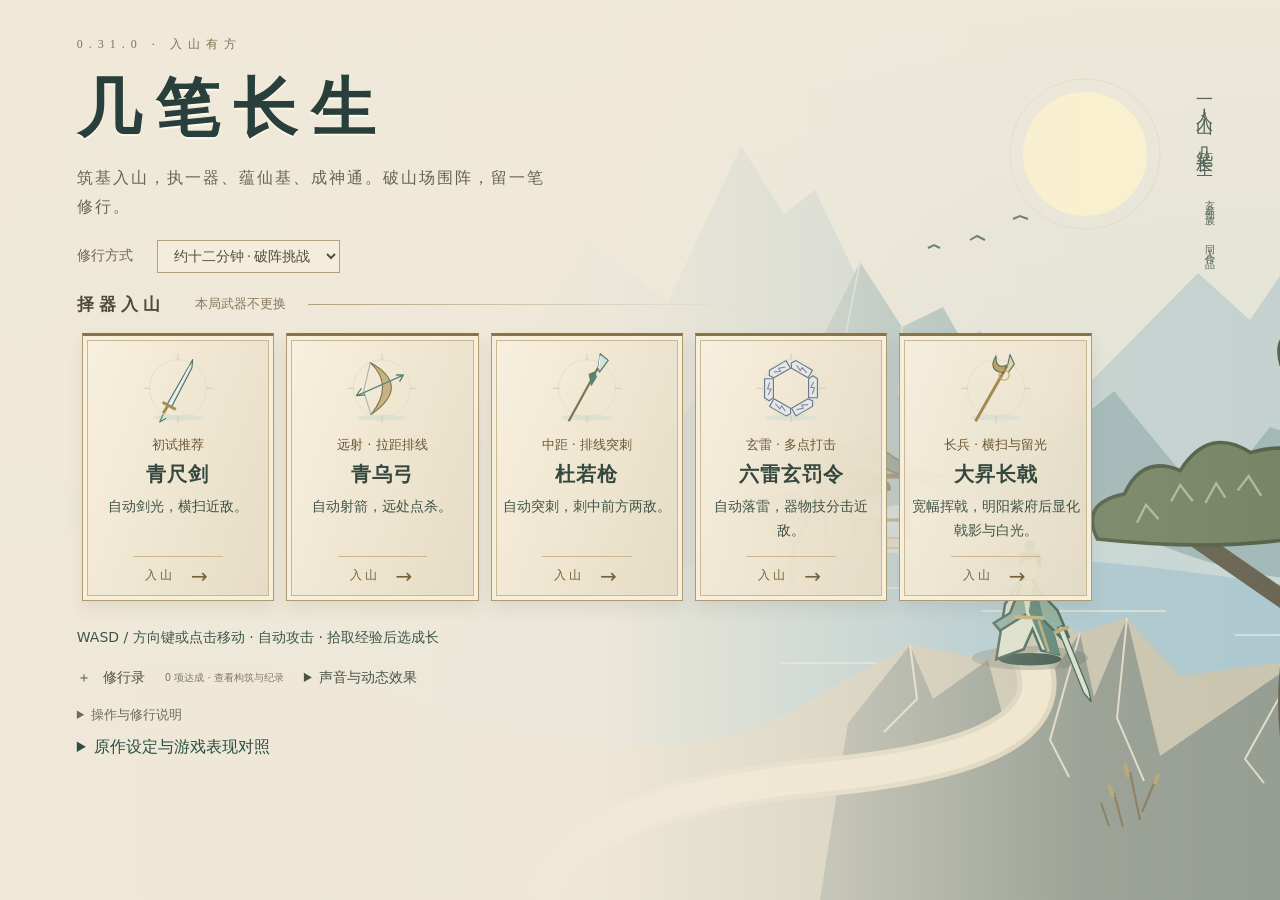
<file: index.html>
<!doctype html><html lang="zh-CN"><head><meta charset="utf-8"><meta name="viewport" content="width=device-width,initial-scale=1"><title>玄鉴仙族 · 几笔长生</title><style id="bootStyle">html{background:#f1ead9}body.booting> :not(#bootScreen){visibility:hidden!important}#bootScreen{position:fixed;inset:0;z-index:2147483647;display:flex;flex-direction:column;align-items:center;justify-content:center;gap:20px;background:#f1ead9;color:#304b40;text-align:center;font-family:system-ui,-apple-system,'PingFang SC',sans-serif}#bootScreen strong{font-family:serif;font-size:34px;letter-spacing:8px;font-weight:500}#bootScreen p{margin:0;font-size:14px;line-height:1.8;color:#6d725e}#bootScreen button{font:14px system-ui;padding:10px 18px;border:1px solid #988558;background:transparent;color:#304b40;cursor:pointer}#bootScreen button[hidden]{display:none}#bootScreen:before{content:'';width:34px;height:1px;background:#988558}</style><link rel="stylesheet" href="styles/style.css?v=0.31.0"><link rel="stylesheet" href="styles/game-finish.css?v=0.31.0"><link rel="stylesheet" href="styles/experience.css?v=0.31.0"></head><body class="booting">
<div id="bootScreen" role="status" aria-live="polite"><strong>几笔长生</strong><p id="bootMessage">山场将启 · 正在载入</p><button id="bootRetry" hidden>重新载入</button></div>
<script>
(function(){let finished=false;const message=document.getElementById('bootMessage'),retry=document.getElementById('bootRetry');
function fail(){if(finished)return;message.textContent='暂未进入山场，请重新载入。';retry.hidden=false;}
function onError(e){if(e instanceof ErrorEvent||e.target?.tagName==='SCRIPT'||e.target?.tagName==='LINK')fail();}
const timer=setTimeout(()=>{if(!finished){message.textContent='载入稍慢，请稍候，或重新载入。';retry.hidden=false;}},12000);
retry.onclick=()=>location.reload();addEventListener('error',onError,true);
window.XJBoot={ready(){if(finished)return;finished=true;clearTimeout(timer);removeEventListener('error',onError,true);document.body.classList.remove('booting');document.getElementById('bootScreen').remove();document.getElementById('bootStyle').remove();}};
})();
</script>
<div id="game" aria-label="玄鉴仙族火柴人幸存者战场"></div>
<header><div id="portraitSlot" aria-hidden="true"></div><h1>几笔长生 <span>玄鉴仙族 · 青白山场 · 0.31.0</span></h1><div id="bars"><div><label>气血 <b id="hpText">100 / 100</b></label><i><em id="hpBar"></em></i></div><div><label>法力 <b id="mpText">100 / 100</b></label><i><em id="mpBar"></em></i></div></div></header>
<aside id="topRight"><div id="clock">00:00 <small>第 1 波</small></div><div id="objective">约十二分钟 · 破阵而归</div><div id="stats">击杀 0 · 精英 0 · 首领 0</div><nav><button id="book">神通谱 <kbd>Tab</kbd></button><button id="pause">暂停 <kbd>P</kbd></button><button id="mute" aria-pressed="false">音效 · 开 <kbd>M</kbd></button></nav><div id="fieldEvent" aria-label="限时山场机缘" hidden></div></aside>
<div id="notice" role="status"></div><div id="bossbar" hidden><label></label><i><em></em></i></div>
<aside id="skillFeedback" aria-label="神通实时反馈" hidden></aside><footer><div id="loadout"><div id="skillChips"></div><div id="resources">武器未选 · 尚未受箓</div></div><div class="footline"><div id="actions"></div><span id="help">WASD / 方向键移动 · 点击地面移动</span></div><div id="experience"><em></em><span>1 级 · 拾取经验</span></div></footer>
<div id="overlay" class="overlay"><section id="panel"></section></div>
<script src="vendor/phaser.min.js"></script><script src="scripts/engine.js?v=0.31.0"></script><script src="scripts/dao-data.js?v=0.31.0"></script><script src="scripts/run-systems.js?v=0.31.0"></script><script src="scripts/content.js?v=0.31.0"></script><script src="scripts/fruit-active.js?v=0.31.0"></script><script src="scripts/medicine.js?v=0.31.0"></script><script src="scripts/cultivation.js?v=0.31.0"></script><script src="scripts/dao-expansion.js?v=0.31.0"></script><script src="scripts/dasheng.js?v=0.31.0"></script><script src="scripts/medicine-art.js?v=0.31.0"></script><script src="scripts/field-event.js?v=0.31.0"></script><script src="scripts/playability-ui.js?v=0.31.0"></script><script src="scripts/art.js?v=0.31.0"></script><script src="scripts/lore.js?v=0.31.0"></script><script src="scripts/feedback.js?v=0.31.0"></script><script src="scripts/expansion-art.js?v=0.31.0"></script><script src="scripts/new-lore-art.js?v=0.31.0"></script><script src="scripts/fruit-art.js?v=0.31.0"></script><script src="scripts/motion.js?v=0.31.0"></script><script src="scripts/field-art.js?v=0.31.0"></script><script src="scripts/preferences.js?v=0.31.0"></script><script src="scripts/weapon-audio.js?v=0.31.0"></script><script src="scripts/roster-art.js?v=0.31.0"></script><script src="scripts/archive.js?v=0.31.0"></script><script src="scripts/journal-ui.js?v=0.31.0"></script><script src="scripts/danger-art.js?v=0.31.0"></script><script src="scripts/ui-art.js?v=0.31.0"></script><script src="scripts/s-grade-art.js?v=0.31.0"></script><script src="scripts/experience-ui.js?v=0.31.0"></script><script src="scripts/clear-art.js?v=0.31.0"></script><script src="scripts/guide.js?v=0.31.0"></script><script src="scripts/dao-art.js?v=0.31.0"></script><script src="scripts/game.js?v=0.31.0"></script>
</body></html>
</file>
<file: styles/style.css>
*{box-sizing:border-box}html,body{margin:0;width:100%;height:100%;overflow:hidden;background:#f2f3ef;color:#303436;font-family:system-ui,-apple-system,'PingFang SC',sans-serif}button{font:inherit;color:inherit;cursor:pointer;background:#fafbf8;border:1px solid #d6dad4;border-radius:6px;padding:9px 13px;transition:background .14s}button:hover{background:#fff;border-color:#7d8881}button:focus-visible{outline:2px solid #3282a4;outline-offset:3px}button:disabled{opacity:.4;cursor:default}kbd{font:10px system-ui;color:#959b95;margin-left:7px}#game{position:fixed;inset:0}canvas{display:block}header{position:fixed;top:23px;left:29px;pointer-events:none}h1{margin:0 0 16px;font-size:19px;letter-spacing:4px;font-weight:600}h1 span{font-size:10px;letter-spacing:1px;display:block;margin-top:7px;color:#89918a;font-weight:400}#bars{display:flex;gap:16px;width:290px}#bars>div{width:50%}label{display:block;font-size:10px;color:#7c857e}label b{font-size:10px;font-weight:400;float:right;font-variant-numeric:tabular-nums}i{display:block;background:#dfe3dc;height:4px;margin-top:5px;font-style:normal}#bars em,#bossbar em,#experience em{display:block;height:100%;background:#596b61;width:100%;transition:width .1s}#mpBar{background:#6993a5}#hpBar{background:#596b61}#topRight{position:fixed;top:23px;right:29px;text-align:right}#clock{font-size:25px;font-variant-numeric:tabular-nums;letter-spacing:1px}small{font-size:11px;color:#7f8980;letter-spacing:0;margin-left:8px}#stats{font-size:10px;color:#939b93;margin:4px 0 15px}nav{display:flex;gap:6px}nav button{font-size:11px;padding:7px 10px;background:#f7f8f3ce}footer{position:fixed;left:29px;right:29px;bottom:22px;pointer-events:none}#loadout{font-size:11px;max-width:900px}#skillChips{display:flex;flex-wrap:wrap;gap:5px;margin-bottom:8px;max-width:650px}.chip{border-bottom:2px solid #b7bbae;background:#f4f5f1dd;padding:4px 7px}.chip.sun{border-color:#c8b671}.chip.earth{border-color:#aaa49a}#resources{color:#7b847c;font-size:10px;background:#f2f3efcc;display:inline;padding:3px 0}.footline{display:flex;justify-content:space-between;align-items:end;margin:12px 0 10px;gap:15px}#actions{display:flex;gap:6px;pointer-events:auto}#actions button{font-size:11px;padding:8px 12px;background:#f7f8f2e8}#help{font-size:10px;color:#8b958b;background:#f2f3efc9;padding:5px}#experience{position:relative;height:5px;background:#dce2d7}#experience em{background:#b3a374}#experience span{position:absolute;right:0;bottom:9px;font-size:10px;color:#8d967f}#notice{position:fixed;top:145px;left:50%;transform:translateX(-50%);font-size:12px;letter-spacing:1px;color:#616c61;pointer-events:none;background:#f4f5efdc;padding:8px 15px;border-radius:4px;max-width:70%;text-align:center;opacity:0;transition:opacity .2s}#notice.show{opacity:1}#bossbar{position:fixed;width:270px;top:25px;left:50%;transform:translateX(-50%)}#bossbar i{height:3px}#bossbar em{background:#a86556}#bossbar label{text-align:center;font-size:10px}.overlay{position:fixed;inset:0;background:#eef0e8a6;backdrop-filter:blur(5px);display:flex;align-items:center;justify-content:center;padding:30px}.overlay[hidden]{display:none}#panel{width:min(780px,100%);max-height:88vh;overflow:auto;background:#f8f9f5f5;border:1px solid #d9dfd4;border-radius:10px;padding:35px 38px;box-shadow:0 15px 65px #3444320b}.eyebrow{font-size:10px;letter-spacing:3px;color:#98a08f;text-transform:uppercase}h2{font-size:29px;font-weight:500;letter-spacing:5px;margin:12px 0 13px}p{font-size:12px;line-height:1.9;color:#828c80;margin:10px 0 20px}.cards{display:grid;grid-template-columns:repeat(3,1fr);gap:12px;margin:25px 0 20px}.cards.two{grid-template-columns:repeat(2,1fr)}.card{text-align:left;display:flex;flex-direction:column;gap:12px;min-height:208px;padding:22px 19px;background:#fdfefb;border:1px solid #d9dfd4}.card strong{font-size:20px;letter-spacing:2px;font-weight:500}.card small{margin:0;color:#a29461;font-size:10px}.card .desc{font-size:11px;color:#798276;line-height:1.85;flex:1}.card .pick{font-size:10px;letter-spacing:1px;color:#8e9985;padding-top:11px;border-top:1px solid #e7ebe2}.toolbar{display:flex;gap:8px;justify-content:space-between;align-items:center;margin-top:23px}.toolbar button{font-size:11px}.muted{font-size:10px;color:#98a18f}.primary{background:#495a4d;color:#fff;border-color:#495a4d}.primary:hover{background:#38463c;color:#fff}input{font:11px system-ui;background:transparent;border:0;border-bottom:1px solid #d7dece;color:#7c8873;padding:5px;width:125px}.bookrow{display:flex;align-items:center;gap:12px;border-top:1px solid #e0e6d8;padding:12px 0}.bookrow strong{font-size:12px;min-width:85px;font-weight:500}.bookrow span{font-size:11px;color:#7e8b78;line-height:1.6}.recipe{display:flex;flex-wrap:wrap;gap:8px;margin:15px 0}.recipe span{font-size:11px;padding:7px;border:1px solid #dce2d4;color:#9ba591}.recipe .got{background:#e8ebdf;color:#687653;border-color:#b0bc9f}.score{display:grid;grid-template-columns:repeat(4,1fr);gap:20px;margin:25px 0}.score b{display:block;font-size:24px;font-weight:400;color:#4b5d48;font-variant-numeric:tabular-nums}.score span{font-size:10px;color:#8b9781}.fineprint{font-size:10px;color:#9ca393;line-height:1.7}.link{color:#7b8b6c;font-size:11px}.figureIcon{height:60px;width:60px;display:block;margin-bottom:8px}#panel::-webkit-scrollbar{width:4px}#panel::-webkit-scrollbar-thumb{background:#bcc5b2}@media(max-width:850px){header{left:18px;top:18px}#topRight{right:18px;top:18px}#bars{width:220px;gap:10px}h1{font-size:17px}#bossbar{top:128px;width:210px}#notice{top:161px}footer{left:18px;right:18px;bottom:16px}.footline{align-items:start}#help{max-width:150px;line-height:1.8}#panel{padding:23px}.cards{gap:8px}.card{padding:16px 12px}.card strong{font-size:17px}}@media(max-width:600px){.cards{grid-template-columns:1fr}.card{min-height:100px;gap:5px}.cards.two{grid-template-columns:1fr}.overlay{padding:14px}h2{font-size:23px}h1 span{font-size:8px}nav kbd{display:none}nav button{padding:6px}#clock{font-size:21px}#bars{width:185px}#actions{flex-wrap:wrap}#help{display:none}.score{gap:10px}.score b{font-size:20px}#skillChips{max-width:350px}.chip{font-size:9px}}

/* Expanded catalog stays at the edges; no change to figure scale or battlefield. */
.itemcards .card,.giftcards .card{min-height:172px;padding:15px 13px;gap:8px}.itemcards .card strong,.giftcards .card strong{font-size:17px;letter-spacing:1px}.bookdetail{border-top:1px solid #dfe4da;padding:12px 0}.bookdetail summary{cursor:pointer;font-size:12px}.bookdetail summary strong{font-weight:500;display:inline-block;min-width:110px}.bookdetail summary span{font-size:10px;color:#8c967f}.bookdetail p{font-size:11px;margin:10px 0;line-height:1.85}.bookdetail b{font-weight:500;color:#616c5c}h3{font-size:14px;letter-spacing:3px;font-weight:500;margin:24px 0 12px}

.upgrade-detail{display:block;margin:12px 0 6px;padding-top:10px;border-top:1px solid #d8ddd4;color:#47645a;font-size:12px;line-height:1.7}

.guide-body{font-size:14px;line-height:1.85;overflow-wrap:anywhere}.guide-body h1{font-size:24px;position:static}.guide-body h2{font-size:21px;margin-top:30px}.guide-body h3{font-size:17px}.guide-body p{max-width:none}.guide-body li{margin-bottom:8px}.guide-body a{color:#526c60;text-decoration:underline}.guide-table{overflow:auto}.guide-body table{border-collapse:collapse;width:100%;font-size:13px}.guide-body th,.guide-body td{border:1px solid #d4dacf;padding:10px;text-align:left;min-width:100px;vertical-align:top}.guide-toolbar{position:sticky;top:0;background:#f7f8f3;z-index:1;padding:10px 0}.guide-toolbar h2{font-size:20px;margin:0}

.choice-build{display:grid;grid-template-columns:1fr 1fr;gap:12px 24px;padding:15px 0 18px;margin:0 0 20px;border-top:1px solid #d8ddd4;border-bottom:1px solid #d8ddd4;font-size:12px}.choice-build b{font-weight:500;color:#576456}.build-chips{display:flex;flex-wrap:wrap;gap:6px;margin-top:9px}.build-chips>span{padding:4px 8px;background:#eef1e9;color:#50614e;border:1px solid #d9e0d2;font-size:11px;line-height:1.5}.build-chips em{display:inline;font-style:normal;color:#798473;margin-left:4px}.build-chips small{color:#879080}.build-fruit{margin-top:9px}.build-fruit-title{display:flex;justify-content:space-between;gap:12px}.build-fruit-title strong{font-weight:500;color:#52684c}.choice-build p{font-size:11px;line-height:1.7;margin:5px 0;color:#77816f}.choice-build summary{cursor:pointer;font-size:11px;color:#74806e}.build-unowned{grid-column:1/-1}.choice-fruit-hint{display:block;font-size:11px;line-height:1.6;color:#617451;padding:6px 0}.choice-build details[open]>summary{margin-bottom:8px}@media(max-width:650px){.choice-build{grid-template-columns:1fr;gap:12px}}

.path-groups{display:grid;grid-template-columns:1fr 1fr;gap:26px;margin-top:24px}.path-group{min-width:0;border-top:2px solid #bcc9b5;padding-top:14px}.path-heading{display:flex;align-items:center;justify-content:space-between;gap:12px}.path-heading h3{margin:0;font-size:18px;letter-spacing:1px}.path-heading>span{font-size:12px;color:#617356;white-space:nowrap}.path-style{font-size:12px!important;color:#68785f!important;margin:9px 0!important}.path-missing{font-size:11px!important;line-height:1.7!important;margin:6px 0!important}.path-effect{margin:12px 0 16px;font-size:12px;color:#64745b}.path-effect summary{cursor:pointer}.path-effect p,.book-section-note{font-size:12px!important;line-height:1.8!important}.path-group .bookdetail summary{display:flex;align-items:center;gap:10px}.path-group .bookdetail summary:before{content:'▸';font-size:10px}.path-group .bookdetail[open] summary:before{content:'▾'}.path-group .bookdetail summary strong{min-width:0;flex:1}.path-group .bookdetail summary span{white-space:nowrap}@media(max-width:720px){.path-groups{grid-template-columns:1fr}}

.giftcards{grid-template-columns:repeat(2,minmax(0,1fr))}@media(max-width:600px){.giftcards{grid-template-columns:1fr}}

.guide-link{display:inline-block;color:#63765e;font:inherit;font-size:11px;line-height:1.5;text-decoration:none;padding:9px 13px;border:1px solid #d6dad4;border-radius:6px;background:#fafbf8}.guide-link:hover{background:#fff;border-color:#7d8881}.guide-link:focus-visible{outline:2px solid #3282a4;outline-offset:3px}

.skill-grade{display:inline-block;font-size:12px;line-height:1.5;font-weight:700;letter-spacing:.03em;padding:1px 6px;margin-right:8px;border:1px solid currentColor;vertical-align:middle;border-radius:3px;white-space:nowrap}.grade-s{color:#91722e;background:#f6f0df}.grade-a{color:#526e79;background:#edf2f3}.grade-b{color:#647363;background:#eef1eb}.card strong .skill-grade{font-size:14px}.build-chips .skill-grade{margin:0 5px 0 0;padding:0 4px}

#skillFeedback{position:fixed;right:22px;top:190px;width:265px;max-height:42vh;overflow:hidden;pointer-events:none;font-size:12px;color:#536057;z-index:3}#skillFeedback[hidden]{display:none}.dusk-readout{background:#f9f5f0ed;border-left:3px solid #ac7164;padding:11px 13px;margin-bottom:9px;line-height:1.7}.dusk-readout b{color:#92584e}.dusk-readout span,.dusk-readout small{display:block}.dusk-readout small{font-size:11px;color:#787c70}.skill-event{padding:6px 10px;margin:4px 0;background:#f7f8f1dc;border-left:2px solid #b0bba8;line-height:1.5}.skill-event b{display:block;font-size:11px;color:#596751}.skill-event span{font-size:11px}.skill-live{display:inline-flex;flex-direction:column;gap:2px}.skill-live b{font-weight:500}.skill-live small{font-size:10px;opacity:.85}#skillChips{max-height:105px;overflow-y:auto}@media(max-width:850px){#skillFeedback{right:12px;top:175px;width:205px;font-size:11px}.skill-event{display:none}#skillChips{max-height:78px}}@media(max-height:580px){#skillFeedback{top:125px;width:195px}.skill-event{display:none}}

/* Scroll the bounded skill tray without moving the character behind it. */
#skillChips{pointer-events:auto;overscroll-behavior:contain;scrollbar-width:thin}

/* 0.8 · 白描修行录：墨、石青、赭金、朱砂，谱页承载修行选择。 */
:root{--ink:#303e39;--paper:#f2f3ef;--blue:#526f77;--gold:#957b3d;--seal:#a15346;--rule:#c7cec3}
body{color:var(--ink)}h1,h2,h3,.card strong{font-family:'Songti SC','STSong','Noto Serif CJK SC',serif}h1{font-size:21px}h2{font-size:34px;letter-spacing:6px}p{font-size:14px;color:#5f6d61;line-height:1.85}.eyebrow{color:#6c7e72;letter-spacing:3px}#panel{position:relative;width:min(940px,100%);border-radius:3px;border:1px solid var(--rule);border-top:3px solid #526e63;padding:30px 36px;box-shadow:0 10px 35px #23362c10;background:#f8f9f4}#panel:after{content:'修行录';position:absolute;top:27px;right:29px;writing-mode:vertical-rl;border:1px solid var(--seal);padding:6px 4px;color:var(--seal);font:12px 'Songti SC',serif;letter-spacing:3px;pointer-events:none}.cards{gap:14px;margin:20px 0}.card{border-radius:2px;border-color:#c8d0c3;background:#fcfcf7;position:relative;border-top:2px solid #a5b4a4}.card:hover{background:#fffef8;border-color:#71856f}.card:focus-visible{outline:3px solid #526f77;outline-offset:3px}.card strong{font-size:23px}.card .desc{font-size:13px;color:#59685b;line-height:1.8}.card small{color:#7c6c45;font-size:11px}.card .pick{color:#516951;font-size:12px}.itemcards .card{min-height:224px;padding:22px 18px}.itemcards .card strong{font-size:25px}.itemcards .card:nth-child(2){border-top-color:#698991}.itemcards .card:nth-child(3){border-top-color:#a09167}.choice-build{padding:12px 0;margin-bottom:12px}.choice-build p{color:#596b59}.choice-build .build-unowned{margin-top:-4px}.upgrade-detail{font-size:13px;color:#405e55}.choice-fruit-hint{color:#536d59}.synergy-hint{font-size:12px;line-height:1.7;color:#496d77;padding:7px 9px;background:#edf2ef;border-left:2px solid #6c9297}.mode-picker{display:flex;align-items:center;gap:10px;flex-wrap:wrap;padding:12px 0;border-block:1px solid var(--rule)}.mode-picker label,.manual-picker{font-size:13px;color:#506354}.mode-picker span{font-size:12px;color:#677565}select{font:13px system-ui;color:#344d42;border:1px solid #aebaad;border-radius:2px;background:#fafbf5;padding:8px;margin-left:8px;max-width:100%}select:focus-visible{outline:2px solid #526f77;outline-offset:2px}.manual-picker{display:flex;align-items:center;flex-wrap:wrap;gap:8px}#objective{font-size:12px;color:#526d62;margin:6px 0}#stats{color:#61715f}#help{font-size:11px}#resources{font-size:11px;color:#5e705d}.skill-live small{font-size:11px}.chip{border-radius:2px}.skill-grade{font-family:system-ui,sans-serif}.toolbar{flex-wrap:wrap;gap:12px}.muted,.fineprint{color:#687864;font-size:11px}#skillFeedback{top:214px}.bookrow span,.bookdetail p{font-size:13px;color:#59695e}#bossbar{top:30px}
@media(max-width:850px){#panel{padding:24px}.itemcards .card{padding:16px 12px}#bossbar{top:145px}#notice{top:175px}#panel:after{right:20px;top:22px}.card .desc{font-size:12px}.mode-picker span{flex-basis:100%}#skillFeedback{top:205px}.choice-build{gap:12px}}
@media(max-width:600px){#panel{padding:20px 16px}.itemcards .card{min-height:150px}.cards{gap:10px}h2{font-size:28px;padding-right:30px}header{top:12px;left:12px}#topRight{top:12px;right:12px}h1{font-size:16px;letter-spacing:2px}#bars{width:145px;gap:8px}#objective{font-size:10px;max-width:175px}#clock{font-size:18px}#clock small{display:block;font-size:10px}nav{gap:3px}nav button{font-size:10px;padding:5px}#panel:after{font-size:10px;right:15px}.mode-picker select{margin-left:0;display:block;margin-top:6px}.skill-live small{font-size:10px}#actions button{font-size:10px;padding:7px}.manual-picker select{margin-left:0;width:100%}}
@media(prefers-reduced-motion:reduce){*,*:before,*:after{transition:none!important;scroll-behavior:auto!important}.overlay{backdrop-filter:none}}

/* 0.8.2 · 谱页展开与参悟落印。 */
@keyframes page-arrive{from{opacity:0;transform:translateY(7px)}to{opacity:1;transform:translateY(0)}}
@keyframes seal-land{from{opacity:0;transform:rotate(-9deg) scale(1.35)}to{opacity:1;transform:rotate(-9deg) scale(1)}}
#panel .cards>.card{animation:page-arrive .22s ease-out backwards;transition:background .15s,border-color .15s,transform .15s}
#panel .cards>.card:nth-child(2){animation-delay:35ms}#panel .cards>.card:nth-child(3){animation-delay:70ms}#panel .cards>.card:nth-child(4){animation-delay:100ms}
@media(hover:hover){#panel .cards>.card:hover{transform:translateY(-3px);border-color:#677f70}#panel .cards>.card:hover .skill-grade{background:#f3ead2}}
#panel .cards>.card:active{transform:translateY(0)}#panel.choice-committing{pointer-events:none}#panel .cards>.card.card-chosen{border-color:#a15346;background:#f6f4e9}
.choice-seal{position:absolute;right:14px;bottom:15px;writing-mode:vertical-rl;padding:5px 3px;border:2px solid #a15346;color:#a15346;background:#faf9eff2;letter-spacing:3px;font:15px 'Songti SC',serif;transform:rotate(-9deg);animation:seal-land .13s ease-out both;pointer-events:none}
.chip.just-learned{background:#f3ecd8;border-color:#aa8b48;box-shadow:inset 0 0 0 1px #b49960;color:#63522f}.chip.just-learned b:after{content:' · 新悟';font-size:10px;color:#997444}
@media(prefers-reduced-motion:reduce){#panel .cards>.card,.choice-seal{animation:none!important;transform:none!important}#panel .cards>.card:hover{transform:none!important}}

/* 0.8.3 · 气血危险只强调读数，不闪屏。 */
.low-health #hpText{color:#a14f40;font-weight:600}.low-health #bars>div:first-child{border-left:2px solid #a45f50;padding-left:7px}.low-health #hpBar{background:#a45f50!important}

/* 三重成长提示不改变 S/A/B 评级。 */
.mastery-preview{display:block;color:#907638;font-size:12px;line-height:1.7;border-left:2px solid #b39c5c;padding:5px 8px;background:#f4f0e1}#bossbar label{color:#925f50;font-size:12px;letter-spacing:1px}#bossbar i{height:5px;background:#e1d7ce}#bossbar em{background:#9b6957}

/* The journal uses the existing paper and ink vocabulary. */
.next-goal{font-size:13px;color:#526c62;border-left:2px solid #9da985;padding:5px 12px;margin:15px 0}.journal{margin:20px 0 12px;border-block:1px solid #c7cec3;padding:14px 0}.journal>summary{cursor:pointer;display:flex;justify-content:space-between;gap:12px;align-items:center;font:18px 'Songti SC',serif;color:#425c4e}.journal>summary:before{content:'＋';font:14px system-ui}.journal[open]>summary:before{content:'−'}.journal>summary span{flex:1}.journal>summary small{font:11px system-ui;color:#6c7b69}.journal-marks{display:flex;flex-wrap:wrap;gap:7px;margin:16px 0}.journal-marks span{font-size:12px;border:1px solid #d4d9cd;color:#7c8475;padding:6px 9px}.journal-marks .earned{color:#826c37;background:#f0eddb;border-color:#b8aa7d}.journal-table{overflow-x:auto}.journal-table table{width:100%;border-collapse:collapse;font-size:12px;text-align:left}.journal-table th{font-weight:500;color:#77826e}.journal-table td,.journal-table th{padding:10px 5px;border-bottom:1px solid #dce1d4}.journal-tools{display:flex;gap:8px;flex-wrap:wrap;margin-top:13px}.journal-tools button{font-size:11px;padding:7px 10px}.journal-tools span{flex-basis:100%;font-size:11px;color:#788470}.debrief{margin-top:20px}.debrief>small{font-size:11px;color:#70806c}.achievement-note{border:1px solid #b6a472;background:#f0ecd9;color:#796437;padding:12px 15px;font-size:14px}.record-note{display:inline-block;color:#667747;font-size:12px;margin:12px 0}.death-note{padding:13px 16px;border-left:3px solid #a77a63;background:#f0eee5}.death-note b{font-size:14px;font-weight:500;color:#825d49}.death-note span{display:block;font-size:11px;color:#877b6b;margin-top:5px}.death-note p{font-size:12px;margin:8px 0 0}.journal input[hidden]{display:none}#panel .score{border-block:1px solid #d4dbcd;padding:16px 0;margin:20px 0}.mode-picker{background:#f0f2e9;padding:12px}#panel:after{content:'修行';font-size:11px}.skill-live small{color:#657464}
@media(max-width:600px){.journal>summary{flex-wrap:wrap}.journal>summary small{flex-basis:100%;margin-left:24px}.journal-table table{font-size:11px}.achievement-note{font-size:12px}.death-note{padding:10px 12px}.next-goal{font-size:12px}.score{grid-template-columns:repeat(2,1fr)}}

/* Reflection stays optional so upgrades remain quick. */
.choice-build-details{margin:12px 0;border-block:1px solid #d2dacb;padding:10px 0}.choice-build-details>summary,.casting-summary>summary,.preferences>summary{cursor:pointer;font-size:13px;color:#5b705d}.choice-build-details .choice-build{margin-bottom:8px}.casting-summary{margin:12px 0}.casting-summary p{font-size:12px}.preferences{margin:14px 0;padding:12px 0;border-block:1px solid #d4dbcf}.preferences label{display:flex;align-items:center;gap:9px;margin:12px 0;font-size:13px}.preferences input[type=checkbox]{width:16px;height:16px;accent-color:#627b66}.preferences input[type=range]{width:min(190px,45vw);accent-color:#627b66}.preferences small{display:block;font-size:11px;color:#75836f;margin:7px 0}.preferences output{font-size:12px;min-width:36px}.run-history{margin-top:20px}.run-history h3{font-size:15px;font-weight:500}.run-history>details{padding:11px 0;border-bottom:1px solid #d8dfd1}.run-history>details>summary{cursor:pointer;display:flex;justify-content:space-between;gap:10px;flex-wrap:wrap;font-size:12px;color:#5f715b}.run-history p{font-size:12px}.run-history button{margin-top:10px;font-size:12px}.record-note+.record-note{margin-left:12px}

.reduce-effects #panel .cards>.card,.reduce-effects .choice-seal{animation:none!important;transform:none!important}.reduce-effects #panel .cards>.card:hover{transform:none!important}
</file>
<file: styles/game-finish.css>
/* 青白为底，墨青立形，旧金点睛。Presentation only; game controls remain in style.css. */
:root{--jade:#234b47;--paper:#f0ede3;--ink:#294f43;--gold:#b0a071;--line:#b9b8a5}
button{border-radius:2px}button:focus-visible{outline:2px solid var(--gold);outline-offset:3px}button:active{transform:translateY(1px)}
/* Battle HUD: dark value reserved for characters and readable information. */
header{top:18px;left:20px;min-width:284px;padding:11px 15px 12px 66px;background:#234541f5;border:1px solid #98ac92;box-shadow:inset 0 0 0 4px #234b46,inset 0 0 0 5px #75917a;pointer-events:none}
#portraitSlot{position:absolute;left:12px;top:12px;width:42px;height:52px}.cultivator-portrait{display:block;width:100%;height:100%}
h1{font:600 18px 'Songti SC','STSong',serif;letter-spacing:4px;color:#ede6c9;margin-bottom:8px}h1 span{font:9px system-ui;color:#c0d3c8;letter-spacing:1px}
#bars{width:210px;gap:12px}#bars label{font-size:11px;color:#d7e6d9}#bars label b{font-size:11px;color:#f0edd5}#bars i{height:7px;background:#142e2b;border:1px solid #7d9b86;padding:1px}#mpBar{background:#79b4ba}
#topRight{right:20px;top:18px;padding:10px 13px;background:#234541f5;border:1px solid #98ac92;box-shadow:inset 0 0 0 3px #234b46,inset 0 0 0 4px #6c8773}
#clock{color:#f0e6c9;font-size:24px}#clock small{color:#d0dfd2}#objective{color:#cabe95}#stats{color:#cfddd0;font-size:11px;margin-bottom:10px}
nav button{font-size:12px;color:#e0e5cf;background:#315b51;border-color:#708971}nav button:hover{background:#436c60;color:#fff}nav kbd{color:#aebfa5}
footer{left:20px;right:20px;bottom:15px}#resources{padding:5px 8px;background:#f0ebdef2;color:#31594b;font-size:11px;border-left:2px solid #938252}
#actions button{background:#264f47f2;color:#eae7cd;font-size:12px;border:1px solid #a59866;padding:10px 15px}#actions button:hover{background:#3e6c5c}
#help{color:#415e50;background:#f2eee3f0}#experience{height:7px;background:#899e83;border:1px solid #6c856d;padding:1px}#experience em{background:#d3c08a}#experience span{color:#375747;background:#f2eee3;padding:3px 7px}
.chip{color:#edf4e5;background:#274e46f5;border:1px solid #9aa779;border-bottom:2px solid #c4af70;padding:7px 9px}.chip small,.chip .cooldown,.chip span{color:#d8e6d6}#skillChips .chip{font-size:12px;position:relative;min-height:52px;padding:8px 12px 8px 47px;border:1px solid #a5b09c;border-bottom:2px solid #829584;background:#29483ff5;box-shadow:inset 0 0 0 2px #ffffff08}
#skillChips .skill-live.rank-s{border-color:#b6a16a;border-bottom-color:#d2b878;background:#303f3ff5}
#skillChips .skill-emblem{position:absolute;left:7px;top:7px;width:31px;height:34px;border-right:1px solid #a9ba9b42;color:#c5d2b7}
#skillChips .skill-emblem .dao-art{position:static;display:block;width:28px;height:28px;color:inherit;opacity:1}
#skillChips .rank-s .skill-emblem{color:#dcc38b}
#skillChips .skill-emblem i{position:absolute;left:-2px;bottom:-5px;font:600 9px Georgia,serif;color:#ebe0b9;background:#32463e;padding:0 2px}
#skillChips .skill-live b{font-family:'Songti SC','STSong',serif;font-size:13px;font-weight:600;letter-spacing:.5px}
#skillChips .skill-live small{font-size:11px;line-height:1.4;opacity:1;color:#d7dfd0}
#skillChips .just-learned{outline:1px solid #d7c48e;outline-offset:-4px}
#skillChips .chip em,#skillChips .chip b{color:#e1e9c7}
#notice{top:150px;background:#264e46ee;color:#ede5c8;border:1px solid #baa572;box-shadow:0 5px 18px #1c3a3026}#bossbar{top:25px;padding:10px 13px;background:#e8e8d6ef;border:1px solid #ac7e5e}#bossbar label{color:#884e3e}#bossbar i{height:7px}#skillFeedback{background:#f1ece0f2;border-color:#a5b496;color:#345a4b}
/* Scrolls and talisman cards: one shared set for choice, pause and journal. */
.overlay{padding:24px;background:#183b346b;backdrop-filter:blur(5px)}#panel{width:min(980px,100%);max-height:calc(100dvh - 48px);padding:30px 34px;border-radius:2px;border:1px solid #91ab9c;border-top:4px solid var(--jade);background:var(--paper);box-shadow:inset 0 0 0 5px #e0ddcf,0 18px 70px #112f3659;scrollbar-color:#899f83 #dce1ce}
#panel:before,#panel:after{display:none}#panel h2{font:600 32px 'Songti SC','STSong',serif;letter-spacing:4px;color:#254b40}#panel p{color:#466257}#panel .eyebrow{color:#75643f;letter-spacing:3px}
#panel .card{position:relative;padding:22px 20px;border:1px solid #9bb5a5;border-top:3px solid #6c8d71;border-radius:2px;background:#f8f4e9;box-shadow:inset 0 0 0 3px #ebe5d7;overflow:hidden;gap:12px;transition:background .15s,border-color .15s,transform .15s}
#panel .card:hover{background:#fcfae9;border-color:#8d7d49;transform:translateY(-3px)}#panel .card strong{font:600 24px 'Songti SC','STSong',serif;letter-spacing:2px;color:#244d44}#panel .card small{color:#73663f;font-size:11px}#panel .card .desc{font-size:13px;color:#3e5a4e;line-height:1.85}#panel .card .pick{border-color:#cbd1b9;color:#6d6039;font-size:11px}
#panel .primary{background:#28564a;color:#efe8cb;border-color:#8c845b}#panel .primary:hover{background:#3b6c5a}.dao-art{position:absolute;right:16px;top:14px;width:44px;height:44px;color:#427b6a;opacity:.7}#panel .card:has(.dao-art)>small{padding-right:45px;min-height:26px}.skill-grade{font-family:system-ui!important}
.choice-build-details{padding:10px 12px;background:#e6e1d4;border:1px solid #b1c7b5}.preferences,.journal{border-color:#bdc8ad}.preferences>summary,.journal>summary{color:#476047}#panel .preferences small,.journal small{color:#5d745e}.score b{color:#315b4b}select{background:#f0f4eb!important;border-color:#a9b897!important;color:#365442!important}.upgrade-detail{color:#365a46!important}.equipment-art{display:block;width:100%;height:100px}
/* Mountain gate: title-only presentation. Existing entry actions are retained. */
.at-title>header,.at-title>#topRight,.at-title>footer{visibility:hidden}
.at-title .overlay{padding:0;background:#e9e2d1;backdrop-filter:none;align-items:stretch}
.at-title #panel{position:relative;width:100%;max-width:none;max-height:100dvh;min-height:100dvh;padding:0;border:0;border-radius:0;background:#eee7d7;box-shadow:none;isolation:isolate;overflow-y:auto}
.title-scene{position:fixed;inset:0;min-height:100%;overflow:hidden;z-index:-1;pointer-events:none;background:#eee7d7}
.mountain-frontispiece{display:block;position:absolute;width:100%;height:100%;object-fit:cover;object-position:center;inset:0}
.scene-caption{position:absolute;right:5%;top:10%;display:flex;flex-direction:row-reverse;gap:18px;color:#56655a;writing-mode:vertical-rl;letter-spacing:5px}.scene-caption span{font-size:10px}.scene-caption b{font:500 17px 'Songti SC',serif;letter-spacing:5px}
.title-content{position:relative;padding:5vh 6vw 20px;max-width:1100px;min-height:100dvh;box-sizing:border-box}
.at-title #panel .eyebrow{font:12px 'Songti SC',serif;letter-spacing:6px;color:#817151}.at-title #panel h2{font-size:clamp(48px,5.3vw,76px);letter-spacing:14px;color:#283f3c;margin:18px 0 12px;text-shadow:0 2px #fff7e8;font-weight:600}.at-title #panel .title-intro{max-width:470px;font:13px/2 'Songti SC',serif;letter-spacing:2px;color:#666553;margin:0 0 20px}
.at-title .mode-picker{display:inline-block;padding:6px 0;margin:0 0 15px;border:0;background:none}.mode-picker label{display:flex;align-items:center;gap:16px;font-size:12px;color:#72654d}.at-title .mode-picker select{font:12px 'Songti SC',serif;padding:7px 12px;background:#f5eddb!important;color:#544e3e!important;border:1px solid #b3a17e!important;border-radius:0}
.armory-heading{display:flex;align-items:center;gap:22px;margin:18px 0 10px;max-width:660px}.armory-heading>span{font:600 17px 'Songti SC',serif;letter-spacing:5px;color:#4f493b}.armory-heading small{font-size:10px;color:#87795d}.armory-heading:after{content:'';height:1px;flex:1;background:linear-gradient(90deg,#b2a17d,transparent)}
.at-title .itemcards{max-height:none;overflow-x:auto;overflow-y:hidden;scrollbar-width:thin;scroll-snap-type:x proximity;display:flex;flex-direction:row;flex-wrap:nowrap;gap:12px;margin:0;padding:7px 5px 14px;max-width:850px}
.at-title #panel .itemcards .card{flex:0 0 148px;scroll-snap-align:start;display:flex;flex-direction:column;align-items:center;gap:4px;min-height:216px;padding:10px 9px 12px;border:1px solid #af9b71;border-top:3px solid #897448;background:linear-gradient(110deg,#f9f1dfeF,#e5dbc3ed);box-shadow:inset 0 0 0 4px #f7eedb,inset 0 0 0 5px #c9b993,0 8px 15px #4b453317;border-radius:0;text-align:center;overflow:visible}
.at-title #panel .itemcards .card:hover,.at-title #panel .itemcards .card:focus-visible{background:#fff5dc;border-color:#756030;transform:translateY(-5px);box-shadow:inset 0 0 0 4px #fcf3dc,inset 0 0 0 5px #a9915c,0 12px 22px #4b453329;outline:1px solid #b29a63;outline-offset:3px}
.itemcards .equipment-art{position:static;flex:none;width:88px;height:82px;margin:0}.weapon-copy{display:flex;flex-direction:column;align-items:center;gap:8px;flex:1}.at-title #panel .itemcards strong{font:600 19px 'Songti SC',serif;letter-spacing:1px;color:#35483f}.at-title #panel .itemcards small{font-size:10px;color:#87704a}.at-title #panel .itemcards .desc{font:10px/1.8 'Songti SC',serif;color:#6f6956;max-width:160px}.at-title #panel .itemcards .pick{border:0;border-top:1px solid #cbb890;margin-top:8px;padding:7px 12px 0;color:#76603a;display:flex;align-items:center;gap:16px;font-size:12px;letter-spacing:3px}.pick b{font-size:20px;font-weight:400}
.at-title #panel .next-goal{font-size:11px;border:0;margin:15px 0 18px;padding:0;color:#756c56}.title-records{display:flex;gap:20px;flex-wrap:wrap;max-width:700px}.title-records .journal,.title-records .preferences{margin:0;padding:0;border:0;flex:none;min-width:0}.title-records .journal>summary,.title-records .preferences>summary{font:13px 'Songti SC',serif;color:#4a5344;padding:9px 0}.title-records .journal>summary small{font-size:10px;color:#7f7b62}.title-records details[open]{flex-basis:100%;padding:14px;background:#f5eddff5;border:1px solid #bcac89}.title-help{font-size:11px;color:#6c6c56;max-width:700px;margin:4px 0}.title-help[open]{padding:14px;background:#f5eddff5;border:1px solid #bcac89}.title-help summary{cursor:pointer;padding:6px 0}.title-help label{display:flex;gap:8px;align-items:center}.title-help input{max-width:130px}.at-title #panel .fineprint{margin:7px 0;font-size:10px}.at-title .fineprint a{border:0;background:none;padding:0;color:#83765c;box-shadow:none}
@media(max-width:1000px){header{min-width:0;padding-left:76px}#bars{width:190px}#portraitSlot{width:49px;height:59px}#bossbar{top:137px}#notice{top:172px}.title-content{padding:5vh 5vw 24px}.at-title #panel .itemcards .card{flex-basis:140px}.scene-caption{right:3%;font-size:12px}}
@media(max-width:680px){.overlay{padding:12px}#panel{max-height:calc(100dvh - 24px);padding:24px 18px}header{left:8px;top:8px;padding:10px;max-width:47%;min-width:0}#portraitSlot{display:none}h1{font-size:16px;letter-spacing:2px}h1 span{font-size:8px}#bars{width:100%;gap:8px}#bars label,#bars label b{font-size:9px}#topRight{right:8px;top:8px;max-width:48%;padding:10px}#clock{font-size:20px}#clock small{font-size:8px}#stats{font-size:9px}nav{gap:3px}nav button{padding:6px 5px;font-size:10px}nav kbd{display:none}footer{left:9px;right:9px}#help{display:none}#actions{flex-wrap:wrap;gap:5px}#actions button{padding:8px;font-size:10px}#panel .card{padding:17px}#panel .card strong{font-size:22px}#panel .card .desc{font-size:12px}#bossbar{top:135px}#notice{top:180px;max-width:85%}.at-title #panel{padding:0;max-height:100dvh}.title-content{padding:35px 20px 20px}.at-title #panel h2{font-size:48px;letter-spacing:8px}.scene-caption{display:none}.at-title #panel .title-intro{font-size:11px;max-width:300px}.at-title .itemcards{gap:9px}.at-title #panel .itemcards .card{flex:0 0 138px;min-height:210px;padding:9px 7px}.itemcards .equipment-art{width:80px;height:86px}.at-title #panel .itemcards strong{font-size:20px;letter-spacing:1px}.at-title #panel .itemcards small{font-size:9px}.at-title #panel .itemcards .desc{font-size:9px}.at-title #panel .itemcards .pick{font-size:10px;gap:4px}.title-records{gap:10px}.title-records .journal>summary small{display:none}}
@media(prefers-reduced-motion:reduce){button,#panel .card{transition:none!important;transform:none!important}}.reduce-effects button,.reduce-effects #panel .card{transition:none!important;transform:none!important}

/* 0.14: build decisions use the existing paper-and-ink treatment. */
.fit-note{display:block;font:12px/1.65 system-ui;padding:8px 9px;border-left:2px solid #99815b;background:#f1ebdd;color:#685633}
.fit-good{border-color:#6a897a;background:#e8eee7;color:#3e6555}
.mana-context{margin:10px 0;font-size:12px;color:#50645c}
.primary-picker{margin-top:16px}.primary-help{font-size:12px;margin:8px 0 18px;color:#5d6b61}
.event-pause{padding:10px 14px;border:1px solid #c8bea2;background:#f1eedf}.event-pause p{font-size:12px;margin:0 0 8px}
#fieldEvent{max-width:270px;margin-top:10px;padding-top:9px;border-top:1px solid #a59d78;text-align:right;color:#ece7cc;line-height:1.5}
#fieldEvent[hidden]{display:none}#fieldEvent b,#fieldEvent span,#fieldEvent small{display:block}#fieldEvent b{font-size:12px;font-weight:500}#fieldEvent span{font-size:11px}#fieldEvent small{font-size:10px;opacity:.85}
.run-tactics{font-size:12px;color:#506354}
@media(max-width:600px){#fieldEvent{max-width:175px}#fieldEvent b{font-size:11px}#fieldEvent small{font-size:9px}}
body.has-field-event #skillFeedback{top:330px;max-height:calc(100vh - 490px)}
#fieldEvent small{color:#e7dfc8;opacity:1}

/* 0.19.0: compact, high-contrast HUD grades, separate from mastery ranks. */
#skillChips .skill-live{padding-left:12px}
#skillChips .skill-grade{font:700 11px/1.4 system-ui!important;padding:0 4px;margin-right:6px;background:transparent;border:0;border-right:1px solid #789487;border-radius:0;letter-spacing:0}
#skillChips .skill-grade.grade-s{color:#f1cf7f}
#skillChips .skill-grade.grade-a{color:#b9dce7}
#skillChips .skill-grade.grade-b{color:#d5e2ca}

#actions #fruitAction{border-color:#bfa35d;color:#f2dd9f;min-width:180px}#actions #fruitAction.action-ready{background:#6c592d;color:#fff2c6;border-color:#ebcd80;box-shadow:inset 0 -3px #c5a250}
</file>
<file: styles/experience.css>
/* Playtest polish: existing paper palette, legible decision hierarchy. */
#panel .decision-card{display:flex;flex-direction:column;align-items:stretch;gap:10px;cursor:default;overflow:visible;padding:20px;min-width:0;animation:none}
#panel .decision-card:hover{transform:none;background:#f8f4e9;border-color:#6d8978}
#panel .decision-card strong{font-size:24px;letter-spacing:1px;padding-right:26px}
#panel .decision-card small{font-size:13px;line-height:1.6;padding-right:40px}
#panel .decision-card p{margin:0;font-size:15px;line-height:1.6}
#panel .decision-card .decision-purpose{color:#24473d;min-height:48px}
.decision-cost{font-size:13px;line-height:1.6;color:#4d563e;font-weight:600}
.decision-condition{font-size:13px;line-height:1.6;color:#526254}
#panel .decision-card .decision-gain{color:#295e51;font-size:14px;border-left:3px solid #63866b;padding:7px 10px;background:#e7eddf}
.decision-relation{font-size:13px;line-height:1.6;color:#365e54}
.decision-details{margin-top:auto;border-top:1px solid #cecbb6;padding-top:9px;font-size:13px}
.decision-details summary{cursor:pointer;padding:4px 0;color:#59654f}
#panel .decision-details p{font-size:13px;line-height:1.75;margin:8px 0}
.choose-card{width:100%;font-size:15px;background:#2f594b;color:#fff4d6;border-color:#55705b;padding:11px;min-height:44px}
.choose-card:hover{background:#436d58;color:#fff}.choose-card:disabled{cursor:wait}
.route-strip{background:#e5e9da;border-left:3px solid #6b856d;padding:9px 13px;margin:12px 0;display:grid;gap:7px}
.route-strip div{display:flex;gap:14px;flex-wrap:wrap;align-items:baseline}.route-strip b{font-size:14px;color:#2c5343}.route-strip span{font-size:13px;color:#485d50}
#panel .choice-lead{margin:8px 0 12px;font-size:15px}.choice-support{font-size:14px;padding-top:8px}.choice-support p{font-size:13px!important}
.casting-row{display:flex;gap:20px;justify-content:space-between;padding:9px 0;border-bottom:1px solid #d5d5c4;font-size:14px;line-height:1.6}.casting-row b{font-weight:500}.casting-row span{color:#476955}.casting-status{margin:15px 0}
#panel>.toolbar{margin:14px 0}.manual-settings,.casting-status{padding:10px 0}.manual-settings summary,.casting-status summary{font-size:14px;cursor:pointer}
.primary-help{font-size:14px!important;line-height:1.7!important}.primary-picker{font-size:15px}.primary-picker select{font-size:15px;max-width:100%}
#panel .book-purpose{display:block;white-space:normal;color:#526854;font:13px/1.65 system-ui;margin-top:5px}
.bookdetail summary{padding:11px 0}.bookdetail summary strong{font-size:16px}.bookdetail p,.path-missing,.path-effect p{font-size:14px!important}.book-section-note{font-size:14px!important}.path-group{min-width:0}
#panel .fit-note{font-size:13px;line-height:1.65}
/* Front door: readable equipment cards instead of miniature descriptions. */
.at-title #panel .title-intro{font-size:16px;line-height:1.8;margin-bottom:12px}.title-content{padding-top:4vh;max-width:1180px}
.at-title #panel h2{font-size:clamp(44px,5vw,66px);margin:12px 0}.at-title .mode-picker{margin-bottom:5px}.at-title .mode-picker label,.at-title .mode-picker select{font-size:14px}
.armory-heading{margin-top:9px}.armory-heading small{font-size:13px}
.at-title .itemcards{display:grid;grid-template-columns:repeat(5,minmax(0,1fr));max-width:1020px;overflow:visible;gap:12px}
.at-title #panel .itemcards .card{min-height:222px;padding:12px 10px;min-width:0;gap:5px}
.at-title #panel .itemcards small{font:13px/1.5 system-ui;color:#695634}.at-title #panel .itemcards .desc{font:14px/1.7 system-ui;color:#405447;max-width:none}.at-title #panel .itemcards strong{font-size:20px}.weapon-copy{gap:7px}
.at-title #panel .entry-help{font:14px/1.8 system-ui;color:#3d5648;margin:10px 0}.at-title #panel .fineprint,.title-help,.title-help summary{font-size:13px}.title-records .journal>summary,.title-records .preferences>summary{font-size:14px}
/* Battle: one line of relevant guidance, one compact row of live skills. */
header{min-width:0;padding:10px 13px 10px 62px}h1{font-size:17px}h1 span{font-size:11px}#bars{width:218px}#bars label,#bars label b{font-size:13px}#topRight{max-width:300px}#clock small{font-size:12px}#objective{font-size:13px}#stats{font-size:12px;margin-bottom:7px}nav button{font-size:13px}
#skillChips{display:flex;gap:7px;flex-wrap:nowrap;overflow-x:auto;overflow-y:hidden;max-width:min(850px,100%);max-height:none;padding:3px 0}
#skillChips .chip{flex:0 0 auto;min-height:48px;padding:7px 10px;text-align:left;border-bottom:2px solid #9a9a69;box-shadow:none;font-size:13px;background:#29483feb}
#skillChips .skill-live b{font:600 14px/1.4 'Songti SC',serif}#skillChips .skill-live small{font-size:12px;max-width:215px;white-space:nowrap}
#resources{display:inline-block;font-size:13px;padding:4px 8px;line-height:1.4}#actions{display:flex;gap:6px;flex-wrap:wrap}#actions button{font-size:13px;padding:8px 11px;min-height:40px}
.footline{align-items:center;gap:9px;flex-wrap:wrap}#help{display:block;font-size:14px;line-height:1.6;padding:5px 8px;max-width:440px;text-align:left}#experience span{font-size:12px}
#skillFeedback,body.has-field-event #skillFeedback{top:280px;width:240px;max-height:180px;right:20px}.dusk-readout{font-size:13px}.dusk-readout small{font-size:12px}
#fieldEvent{max-width:270px}#fieldEvent b,#fieldEvent span,#fieldEvent small{font-size:12px}#notice{font-size:14px;max-width:480px;line-height:1.6;top:166px;padding:9px 14px}
.debrief .run-tactics,.debrief .casting-summary{display:none}.debrief small{font-size:13px}.death-note p{font-size:15px!important}.score span{font-size:13px}.run-story{font-size:15px!important}
@media(max-width:1000px){.at-title .itemcards{grid-template-columns:repeat(3,minmax(0,1fr));max-width:760px}.at-title #panel .itemcards .card{min-height:205px}#panel .cards:not(.giftcards){gap:10px}#panel .decision-card{padding:16px}#bossbar{top:160px}}
@media(max-width:680px){.at-title .itemcards{grid-template-columns:repeat(2,minmax(0,1fr));gap:10px}.at-title #panel .itemcards .card{min-height:220px}.title-content{padding:22px 18px}.at-title #panel .itemcards .desc{font-size:14px}.at-title #panel .itemcards small{font-size:13px}.at-title #panel .title-intro{font-size:15px}.at-title .scene-caption{display:none}.cards:not(.itemcards),.giftcards{grid-template-columns:1fr!important}#panel .decision-card{padding:18px}#panel .decision-card .decision-purpose{min-height:0}#panel .decision-card strong{font-size:24px}#panel h2{font-size:28px;padding-right:0}.route-strip div{gap:3px;flex-direction:column}header{left:8px;top:8px;max-width:47%;padding:9px}h1{font-size:16px}h1 span{display:none}#bars{width:100%;gap:9px}#bars label,#bars label b{font-size:12px}#topRight{right:8px;top:8px;padding:9px;max-width:49%}#clock{font-size:22px}#clock small{display:none}#objective,#stats{font-size:12px}nav button{font-size:12px;padding:7px 5px}nav kbd{display:none}footer{bottom:12px;left:9px;right:9px}#skillChips .skill-live small{max-width:180px}#actions button{font-size:12px;min-height:40px;padding:8px}#help{font-size:13px;max-width:100%;margin:0}#resources{font-size:12px}#skillFeedback,body.has-field-event #skillFeedback{right:9px;top:276px;width:190px}#fieldEvent b,#fieldEvent span,#fieldEvent small{font-size:12px}#notice{top:175px;max-width:85%;font-size:13px}#bossbar{top:146px}.bookdetail summary{flex-wrap:wrap}.path-groups{grid-template-columns:1fr}.casting-row{gap:12px;font-size:13px}}
@media(prefers-reduced-motion:reduce){.decision-card,.choose-card{animation:none!important;transition:none!important;transform:none!important}}.reduce-effects .decision-card,.reduce-effects .choose-card{animation:none!important;transition:none!important;transform:none!important}

/* Six gifts remain comparable without squeezing their text. */
@media(min-width:1001px){#panel .giftcards{grid-template-columns:repeat(3,minmax(0,1fr))}#panel .giftcards .decision-card{padding:16px;gap:8px}#panel .giftcards .decision-purpose{min-height:0}.giftcards .decision-details{margin-top:auto}}

@media(max-width:680px){#bars>div{flex:1;min-width:0;width:auto}#bars label b{float:none;display:block;white-space:nowrap;line-height:1.5}#bars i{margin-top:3px}}

/* Mountain encounters keep a single objective and a static, readable progress track. */
.encounter-track{height:5px;background:#233f36;margin:5px 0;border:1px solid #a8b39b}.encounter-track i{height:100%;margin:0;background:#d7c185}.event-pause small{display:block;margin:8px 0;font-size:13px}.continuation-note{font-size:14px;line-height:1.7}#actions .action-ready{border-color:#dec784;box-shadow:inset 0 -3px #bda15b}#actions .action-active{border-color:#b78370;box-shadow:inset 0 -3px #b78370}
body.has-field-event #skillFeedback{top:355px}
@media(max-width:680px){body.has-field-event #skillFeedback{top:355px;width:176px}#fieldEvent{max-width:175px}#fieldEvent .encounter-track{margin:4px 0}}

@media(max-width:680px){body.has-field-event #notice{left:8px;transform:none;max-width:172px;top:160px;padding:8px;box-sizing:border-box}body.has-field-event #skillFeedback{right:8px;width:160px}body.has-field-event #bossbar{top:270px}}

/* Core loop: purpose before grade, compact pause-only guidance. */
.decision-rating{font-size:12px;line-height:1.6;color:#66746a;display:block}.decision-rating .skill-grade{font-size:11px;padding:1px 4px;vertical-align:baseline}
.loop-context,.loop-review{border-left:2px solid #a99b6d;padding:8px 14px;margin:14px 0;background:#e8ecdf55}.loop-context p,.loop-review p{margin:6px 0;line-height:1.7}.loop-context small{font-size:12px;color:#627166;line-height:1.7}

/* Opening foundations: compare present effects and future uses at a glance. */
#panel .opening-path .cards{grid-template-columns:repeat(auto-fit,minmax(185px,1fr));align-items:start}
#panel .foundation-card{padding:15px;gap:7px}
#panel .foundation-card strong{font-size:22px}
#panel .foundation-card .decision-purpose{min-height:0;font-size:13px}
#panel .foundation-card .foundation-future{font-size:14px;line-height:1.6;color:#365e54}
.foundation-future span{display:block;font-size:12px;color:#727962;margin-bottom:3px}
#panel .foundation-card .decision-details{padding-top:5px}
#panel .foundation-card .choose-card{padding:8px}

/* 0.26.1: one visible tradition, five aligned foundations. */
.dao-tabs{display:flex;gap:12px;margin:18px 0 0}.dao-tabs button{flex:1;text-align:left;padding:12px 16px;font-size:19px;border-radius:0}.dao-tabs button[aria-selected="true"]{background:#2f594b;color:#fff4d6;border-color:#2f594b}.dao-tabs small{display:block;margin:4px 0 0;font-size:12px;color:inherit;opacity:.8}
#panel:has(.dao-tabs){width:min(1160px,100%)}#panel .opening-path{padding-top:0;border-top:0}#panel .opening-path h3{margin:16px 0 10px}#panel .opening-path .cards{grid-template-columns:repeat(5,minmax(0,1fr));align-items:stretch;margin:10px 0}#panel .foundation-card{height:100%}#panel .foundation-card .decision-details{margin-top:auto}#panel .foundation-card .choose-card{margin-top:0}#panel .foundation-card .foundation-future{min-height:88px}
@media(max-width:1000px){#panel .opening-path .cards{grid-template-columns:repeat(3,minmax(0,1fr))}}@media(max-width:680px){#panel .opening-path .cards{grid-template-columns:1fr!important}.dao-tabs{position:sticky;top:0;z-index:2;background:#f2efe3;padding:5px 0}.dao-tabs button{font-size:17px;padding:10px}.dao-tabs small{font-size:11px}#panel .foundation-card .foundation-future{min-height:0}}

/* 0.27: growth decisions first, diagnostics folded below. */
.growth-status{display:flex;justify-content:space-between;gap:12px;flex-wrap:wrap;font-size:13px;margin-top:14px}.growth-status span{color:#6b755e}.growth-five{display:flex;gap:6px;flex-wrap:wrap;margin:10px 0 16px}.growth-five>span{display:flex;gap:7px;align-items:center;padding:5px 9px;border:1px solid #c7cdbb;font-size:12px}.growth-five i{margin:0;height:auto;background:none;color:#8b9059;font-size:10px;letter-spacing:2px}
#panel.growth-panel{width:min(1040px,100%);padding:24px 30px}#panel.growth-panel h2{font-size:28px;margin:10px 0}#panel.growth-panel .choice-lead{font-size:13px;margin:0 0 8px}#panel.growth-panel>.cards{margin:14px 0;align-items:stretch}#panel.growth-panel .decision-card{padding:16px;gap:9px;min-height:0}#panel.growth-panel .decision-card strong{font-size:23px}#panel.growth-panel .decision-card p{font-size:13px;min-height:0}#panel.growth-panel .decision-card .decision-cost,#panel.growth-panel .decision-relation{display:none}#panel.growth-panel .decision-details{margin-top:auto}#panel.growth-panel .toolbar{margin-top:12px}#panel.growth-panel .choice-support{border-top:1px solid #c7cdbb;margin-top:16px;padding-top:12px;font-size:13px}#panel.growth-panel .foundation-future span{display:inline;margin-right:6px}#panel.growth-panel .foundation-future{padding-top:6px}
@media(max-width:680px){#panel.growth-panel{padding:18px}.growth-five>span{font-size:11px;padding:4px 6px}.growth-status{font-size:12px}}

#panel.growth-panel .manifesting-card .decision-cost{display:block}
/* 0.28: compact rest screen, full-screen realm celebrations. */
#panel.pause-panel{width:min(850px,100%);padding:26px 30px}.pause-heading{display:flex;justify-content:space-between;align-items:center;gap:16px}.pause-heading h2{font-size:30px;margin:8px 0 12px;letter-spacing:4px}.pause-heading button{white-space:nowrap}.pause-meta{font-size:12px;color:#6c755e;margin:6px 0 18px}.pause-casting{border-block:1px solid #c9cdbb;padding:12px 0;margin-bottom:12px}.pause-casting h3{margin:0 0 12px;font-size:14px;letter-spacing:2px}.pause-selects{display:grid;grid-template-columns:1fr 1fr;gap:18px}.pause-selects .manual-picker{display:flex;flex-direction:column;align-items:stretch;gap:6px;font-size:13px}.pause-selects select{margin:0;width:100%}.pause-selects .primary-help{display:none}.pause-switches{display:flex;gap:10px;align-items:center;flex-wrap:wrap;margin:12px 0}.pause-switches span{font-size:12px}.pause-casting details,.pause-options details{font-size:13px}.pause-casting details p{font-size:13px;margin:10px 0}.pause-options{display:grid;grid-template-columns:1fr 1fr;gap:0 20px}.pause-options>details{padding:12px 0;border-bottom:1px solid #c9cdbb;margin:0}.pause-options>details[open]{grid-column:1/-1}.pause-options .preferences{border-top:0}.pause-panel .growth-status{margin-top:10px}.pause-panel .growth-five{margin-bottom:9px}
#overlay.realm-overlay{background:rgba(10,29,29,.96);backdrop-filter:blur(10px);padding:0;z-index:1000;overflow:auto}
#panel.realm-panel{--realm-gold:#d8bd79;--realm-pale:#f4e9c8;position:relative;width:100%;max-width:none;height:100%;max-height:none;min-height:540px;display:grid;place-items:center;overflow:hidden;padding:36px 20px;background:transparent;border:0;box-shadow:none;color:var(--realm-pale);border-radius:0;text-align:center}
#panel.realm-panel[data-realm-dao="lushui"]{--realm-gold:#94c7bb;--realm-pale:#e0f1e8}#panel.realm-panel:after{content:'';position:absolute;inset:26px;writing-mode:initial;border:1px solid var(--realm-gold);opacity:.22;padding:0;pointer-events:none}
.realm-art{position:absolute;width:min(78vh,690px);height:min(78vh,690px);left:50%;top:45%;transform:translate(-50%,-50%);pointer-events:none;color:var(--realm-gold);opacity:.52;animation:realm-unfold 1.8s cubic-bezier(.15,.65,.2,1) both}.realm-art svg{width:100%;height:100%;overflow:visible;fill:none;stroke:currentColor;stroke-width:1}.realm-orbit{opacity:.32}.orbit-1{stroke-dasharray:3 12}.orbit-2{stroke-width:2;opacity:.4}.orbit-3{stroke-dasharray:80 18;stroke-width:2}.realm-rays{opacity:.35}.realm-link{opacity:.3}.realm-content{position:relative;z-index:1;display:flex;flex-direction:column;align-items:center;max-width:800px;animation:realm-words 1.1s ease-out both}.realm-kicker{font:12px system-ui;letter-spacing:9px;color:var(--realm-gold);margin-bottom:24px}#panel.realm-panel h2{font:500 clamp(52px,7.5vw,96px)/1.35 'Songti SC','STSong',serif;letter-spacing:.18em;padding-left:.18em;color:var(--realm-pale);margin:0;text-shadow:0 0 30px #d8bd791f}.realm-caption{font:15px 'Songti SC',serif;letter-spacing:5px;color:var(--realm-gold);margin:18px 0 34px}.realm-earned{font-size:20px;border-block:1px solid #b6b08355;padding:13px 28px;letter-spacing:3px}.realm-earned span{font-size:13px;color:var(--realm-gold);margin-left:12px}.realm-progress{font-size:13px;line-height:1.9;color:#b8c7b5;margin:16px 0 32px}.realm-content #realmContinue{background:var(--realm-gold);color:#203b35;border:1px solid var(--realm-gold);border-radius:0;min-width:210px;padding:13px 25px;font-size:15px;letter-spacing:2px}.realm-content #realmContinue span{font-size:11px;margin-left:20px;letter-spacing:0}.realm-content small{margin:12px 0 0;color:#93a399;font-size:11px}.realm-panel[data-realm-tier="2"] .realm-art{opacity:.68}.realm-panel[data-realm-tier="3"] .realm-art{opacity:.85;width:min(88vh,790px);height:min(88vh,790px)}.realm-panel[data-realm-tier="3"] .realm-kicker{letter-spacing:12px}
@keyframes realm-unfold{from{opacity:0;transform:translate(-50%,-50%) scale(.55) rotate(-18deg)}to{transform:translate(-50%,-50%) scale(1) rotate(0)}}@keyframes realm-words{from{opacity:0;transform:translateY(14px)}to{opacity:1;transform:translateY(0)}}
@media(max-width:680px){#panel.pause-panel{padding:20px}.pause-heading h2{font-size:26px}.pause-heading button{font-size:13px;padding:10px}.pause-selects{gap:12px}.pause-options{grid-template-columns:1fr}.realm-caption{font-size:13px;letter-spacing:3px}.realm-earned{font-size:18px}.realm-art{width:115vw;height:115vw}#panel.realm-panel:after{inset:14px}#panel.realm-panel{min-height:520px}.realm-panel[data-realm-tier="3"] .realm-art{width:130vw;height:130vw}}
@media(prefers-reduced-motion:reduce){.realm-art,.realm-content{animation:none!important}}.reduce-effects .realm-art,.reduce-effects .realm-content{animation:none!important}
.realm-panel .realm-caption,.realm-panel .realm-progress{color:#b9c9bb}
.pause-selects{align-items:end}

.dao-tabs{grid-template-columns:repeat(4,minmax(0,1fr))}@media(max-width:700px){.dao-tabs{grid-template-columns:repeat(2,minmax(0,1fr))}}
#panel.realm-panel[data-realm-dao="lihuo"]{--realm-gold:#b57a42;--realm-pale:#f4d19b}#panel.realm-panel[data-realm-dao="duijin"]{--realm-gold:#879b9d;--realm-pale:#e0e9e3}

/* First-run reading order: playstyle, immediate effect, then detailed numbers. */
.path-advice{padding:10px 14px;margin:12px 0;background:#e5e9df;border-left:3px solid #476653;line-height:1.5}
.path-advice p{margin:4px 0;font-size:14px}.path-advice small{color:#596451;font-size:12px}
.starter-label{display:inline-block;align-self:flex-start;background:#e2e8d9;color:#35533d;font-size:12px;padding:3px 8px;margin:0 0 8px}
.starter-card{border-color:#59715b}.foundation-card .decision-purpose{font-size:15px;line-height:1.6}
@media(max-width:600px){.path-advice{padding:9px 11px}.path-advice p{font-size:13px}}
@media(min-width:1001px){
 #panel:has(.dao-tabs){padding:22px 28px}
 #panel:has(.dao-tabs) h2{margin:10px 0;font-size:30px}
 #panel:has(.dao-tabs) .dao-tabs{margin-top:10px}
 #panel:has(.dao-tabs) .dao-tabs button{padding:8px 14px}
 #panel:has(.dao-tabs) .path-advice{margin:10px 0;padding:8px 12px}
 #panel .opening-path h3{margin:8px 0}
 #panel .foundation-card{gap:6px;padding:13px}
 #panel .foundation-card .foundation-future{min-height:70px}
 #panel .foundation-card .starter-label{position:absolute;right:12px;top:48px;font-size:10px;padding:2px 4px}
}
</file>
